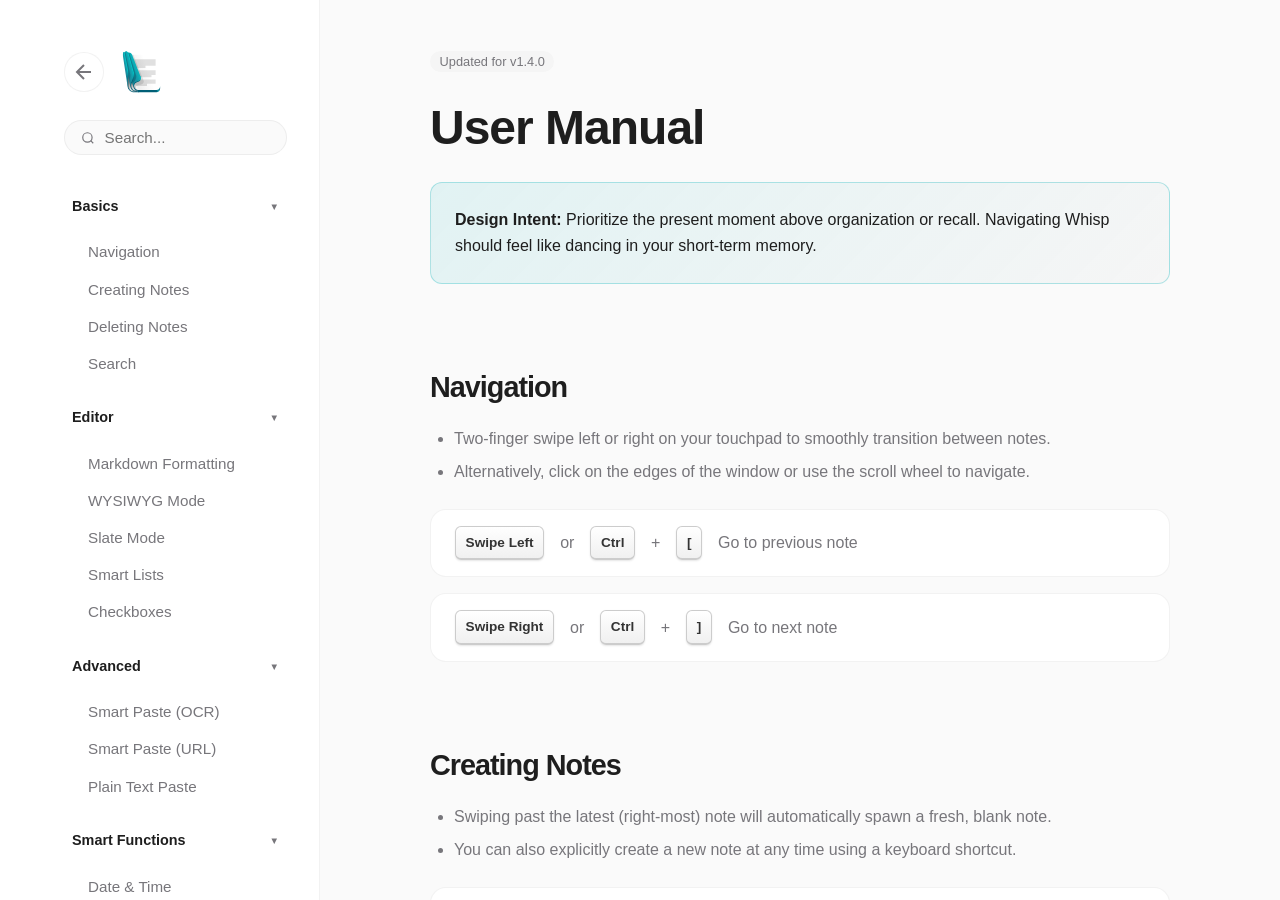
<file: docs/manual.html>
<!DOCTYPE html>
<html lang="en">
<head>
    <meta charset="UTF-8">
    <meta name="viewport" content="width=device-width, initial-scale=1.0">
    <title>User Manual - Whisp</title>
    <link rel="preconnect" href="https://fonts.googleapis.com">
    <link rel="preconnect" href="https://fonts.gstatic.com" crossorigin>
    <link href="https://fonts.googleapis.com/css2?family=JetBrains+Mono:wght@400;600;800&display=swap" rel="stylesheet">
    <link rel="stylesheet" href="css/style.css?v=8">
    <link rel="icon" href="assets/icon.svg" type="image/svg+xml">
    <link rel="icon" href="assets/icon.png" type="image/png">
    <link rel="apple-touch-icon" href="assets/icon.png">
    <link rel="shortcut icon" href="assets/icon.ico">
    <!-- SEO / Social for manual -->
    <meta name="description" content="Whisp User Manual — navigation, editor features, smart paste, themes, and shortcuts.">
    <meta property="og:title" content="Whisp — User Manual" />
    <meta property="og:description" content="Documentation for Whisp: navigation, editor features, smart paste, themes, and shortcuts." />
    <meta property="og:image" content="assets/og-image.jpg" />
    <meta name="twitter:card" content="summary_large_image">
</head>
<body class="manual-page">

    <div class="manual-layout">
        <aside class="manual-sidebar">
            <div class="sidebar-header">
                <a href="index.html" class="back-link">
                    <svg width="24" height="24" viewBox="0 0 24 24" fill="none" stroke="currentColor" stroke-width="2"><path d="M19 12H5M12 19l-7-7 7-7"/></svg>
                </a>
                <div class="sidebar-title">
                    <img src="assets/app-icon.svg" alt="Whisp Logo" width="48" height="48" style="margin-bottom: 0 !important;">
                </div>
            </div>

            <div class="sidebar-search">
                <svg width="16" height="16" viewBox="0 0 24 24" fill="none" stroke="currentColor" stroke-width="2"><circle cx="11" cy="11" r="8"></circle><line x1="21" y1="21" x2="16.65" y2="16.65"></line></svg>
                <input type="search" id="manual-search-input" placeholder="Search..." class="manual-search-input">
            </div>
            
            <details class="nav-group" open>
                <summary>Basics</summary>
                <div class="nav-links">
                    <a href="#nav-navigation">Navigation</a>
                    <a href="#nav-create">Creating Notes</a>
                    <a href="#nav-delete">Deleting Notes</a>
                    <a href="#nav-search">Search</a>
                </div>
            </details>

            <details class="nav-group" open>
                <summary>Editor</summary>
                <div class="nav-links">
                    <a href="#nav-markdown">Markdown Formatting</a>
                    <a href="#nav-wysiwyg">WYSIWYG Mode</a>
                    <a href="#nav-slate">Slate Mode</a>
                    <a href="#nav-lists">Smart Lists</a>
                    <a href="#nav-checkbox">Checkboxes</a>
                </div>
            </details>

            <details class="nav-group" open>
                <summary>Advanced</summary>
                <div class="nav-links">
                    <a href="#nav-smartpaste-ocr">Smart Paste (OCR)</a>
                    <a href="#nav-smartpaste">Smart Paste (URL)</a>
                    <a href="#nav-plainpaste">Plain Text Paste</a>
                </div>
            </details>

            <details class="nav-group" open>
                <summary>Smart Functions</summary>
                <div class="nav-links">
                    <a href="#nav-date-time">Date & Time</a>
                    <a href="#nav-generators">Random & Dice</a>
                    <a href="#nav-list-commands">List & Data</a>
                    <a href="#nav-text-commands">Text Commands</a>
                </div>
            </details>

            <details class="nav-group" open>
                <summary>Customization</summary>
                <div class="nav-links">
                    <a href="#nav-themes">Paper Themes</a>
                    <a href="#nav-darkmode">Dark Mode</a>
                    <a href="#nav-typography">Typography</a>
                </div>
            </details>
        </aside>

        <main class="manual-content">
            <div class="manual-inner">
            <header class="manual-header">
                <span class="version-badge">Updated for v1.4.0</span>
                <h1>User Manual</h1>
                <div class="intent-banner">
                    <strong>Design Intent:</strong> Prioritize the present moment above organization or recall. Navigating Whisp should feel like dancing in your short-term memory.
                </div>
            </header>

            <section id="nav-navigation" class="manual-section">
                <h2>Navigation</h2>
                <ul>
                    <li>Two-finger swipe left or right on your touchpad to smoothly transition between notes.</li>
                    <li>Alternatively, click on the edges of the window or use the scroll wheel to navigate.</li>
                </ul>
                <div class="shortcut-box">
                    <kbd>Swipe Left</kbd> or <kbd>Ctrl</kbd> + <kbd>[</kbd> Go to previous note
                </div>
                <div class="shortcut-box">
                    <kbd>Swipe Right</kbd> or <kbd>Ctrl</kbd> + <kbd>]</kbd> Go to next note
                </div>
            </section>

            <section id="nav-create" class="manual-section">
                <h2>Creating Notes</h2>
                <ul>
                    <li>Swiping past the latest (right-most) note will automatically spawn a fresh, blank note.</li>
                    <li>You can also explicitly create a new note at any time using a keyboard shortcut.</li>
                </ul>
                <div class="shortcut-box">
                    <kbd>Ctrl</kbd> + <kbd>N</kbd> Create new note
                </div>
            </section>

            <section id="nav-delete" class="manual-section">
                <h2>Deleting Notes</h2>
                <ul>
                    <li>Deleting a note removes it from the main view and moves it to a hidden <code>.trash</code> directory.</li>
                    <li>If you accidentally delete a note, you can instantly undo it.</li>
                </ul>
                <div class="shortcut-box">
                    <kbd>Ctrl</kbd> + <kbd>Delete</kbd> Delete current note
                </div>
                <div class="shortcut-box">
                    <kbd>Ctrl</kbd> + <kbd>Shift</kbd> + <kbd>T</kbd> Undo last deletion
                </div>
            </section>

            <section id="nav-search" class="manual-section">
                <h2>Search</h2>
                <ul>
                    <li>Instantly search through all your notes. Clicking a search result immediately jumps you to that note.</li>
                </ul>
                <div class="shortcut-box">
                    <kbd>Ctrl</kbd> + <kbd>F</kbd> Open global search
                </div>
            </section>

            <hr>

            <section id="nav-markdown" class="manual-section">
                <h2>Markdown Formatting</h2>
                <ul>
                    <li>Whisp supports standard Markdown for fast formatting, but powers it up with smart keyboard toggles.</li>
                    <li>Highlight text and press a shortcut to wrap it. Press it again to unwrap it.</li>
                </ul>
                <div class="shortcut-box">
                    <kbd>Ctrl</kbd> + <kbd>B</kbd> Toggle <strong>**bold**</strong>
                </div>
                <div class="shortcut-box">
                    <kbd>Ctrl</kbd> + <kbd>I</kbd> Toggle <em>*italic*</em>
                </div>
                <div class="shortcut-box">
                    <kbd>Ctrl</kbd> + <kbd>U</kbd> Toggle <u>_underline_</u>
                </div>
            </section>

            <section id="nav-wysiwyg" class="manual-section">
                <h2>WYSIWYG Mode</h2>
                <ul>
                    <li>Tired of looking at Markdown syntax? Toggle the live formatting view (the eye icon).</li>
                    <li>All markdown symbols dynamically disappear when your cursor leaves the line, leaving behind beautiful rich text.</li>
                </ul>
                <div class="shortcut-box">
                    <kbd>Ctrl</kbd> + <kbd>E</kbd> Toggle WYSIWYG Mode
                </div>
            </section>

            <section id="nav-slate" class="manual-section">
                <h2>Slate Mode</h2>
                <ul>
                    <li>Turn Whisp into the ultimate distraction-free writing environment.</li>
                    <li>Slate mode hides the navigation bar, carousel borders, and controls to give you an ultra-minimalist plain-text canvas.</li>
                </ul>
                <div class="shortcut-box">
                    <kbd>Alt</kbd> + <kbd>S</kbd> Toggle Slate Mode
                </div>
            </section>

            <section id="nav-lists" class="manual-section">
                <h2>Smart Lists</h2>
                <ul>
                    <li>Type <code>list</code> or <code>list: Custom Title</code> at the top of your note to activate List Mode.</li>
                    <li>Pressing Enter will automatically spawn a new <code>☐</code> checkbox on the next line.</li>
                    <li><strong>Smart Overwrite:</strong> Type <code>#</code> on an empty checkbox to instantly turn it into a heading.</li>
                    <li><strong>Comments:</strong> Type <code>//</code> at the start of a list item to visually fade it out as a comment.</li>
                </ul>
                <div class="shortcut-box">
                    <kbd>Tab</kbd> Indent list item
                </div>
                <div class="shortcut-box">
                    <kbd>Shift</kbd> + <kbd>Tab</kbd> Outdent list item
                </div>
            </section>

            <section id="nav-checkbox" class="manual-section">
                <h2>Checkboxes</h2>
                <ul>
                    <li>Whisp uses native unicode checkboxes (<code>☐</code> and <code>☑</code>) to keep your lists minimal and portable.</li>
                    <li>Use the shortcut anywhere on a line to instantly insert or toggle a checkbox.</li>
                </ul>
                <div class="shortcut-box">
                    <kbd>Ctrl</kbd> + <kbd>S</kbd> Insert / Toggle checkbox
                </div>
            </section>

            <hr>

            <section id="nav-smartpaste-ocr" class="manual-section">
                <h2>Smart Paste (OCR)</h2>
                <ul>
                    <li>Paste any image or screenshot directly into the editor using <kbd>Ctrl</kbd> + <kbd>V</kbd> to automatically extract its text.</li>
                    <li>Whisp runs local, offline OCR in the background and inserts the recognized text at your cursor while preserving original line indentation and code structure.</li>
                </ul>
                <div class="shortcut-box">
                    <kbd>Ctrl</kbd> + <kbd>V</kbd> Paste image from clipboard
                </div>
            </section>

            <section id="nav-smartpaste" class="manual-section">
                <h2>Smart Paste (URL)</h2>
                <ul>
                    <li>Dropping massive tracking URLs ruins the visual flow of a note.</li>
                    <li>Use the Smart Paste shortcut when pasting a long URL. Whisp will analyze it locally, generate a clean, short visual label, and format it securely in Markdown.</li>
                    <li>Turn on WYSIWYG Mode and the ugly Markdown syntax dynamically vanishes, leaving only the tiny link!</li>
                    <li><em>100% offline and privacy-respecting. No external APIs used.</em></li>
                </ul>
                <div class="shortcut-box">
                    <kbd>Ctrl</kbd> + <kbd>Shift</kbd> + <kbd>L</kbd> Smart URL Paste
                </div>
            </section>

            <section id="nav-plainpaste" class="manual-section">
                <h2>Plain Text Paste</h2>
                <ul>
                    <li>Pasting text from the web often brings along unwanted markdown syntax.</li>
                    <li>Use Plain Paste to aggressively strip all markdown symbols (headers, bold, italics, links, lists) before dropping the raw text into your note.</li>
                </ul>
                <div class="shortcut-box">
                    <kbd>Ctrl</kbd> + <kbd>Shift</kbd> + <kbd>V</kbd> Plain text paste
                </div>
            </section>

            <hr>

            <section id="nav-date-time" class="manual-section">
                <h2>Date & Time Expansions</h2>
                <p style="color: var(--text-secondary); margin-bottom: 1.5rem;">Whisp includes a smart text expansion engine. Type a command starting with a colon (<code>::</code>) and hit Enter or Space to instantly expand it.</p>

                <div class="command-box">
                    <div class="command-header">
                        <span class="command-name">::today</span>
                        <span class="command-badge">insert</span>
                    </div>
                    <div class="command-desc">Inserts the current date</div>
                    <div class="command-example">Also available as: ::date</div>
                </div>

                <div class="command-box">
                    <div class="command-header">
                        <span class="command-name">::tomorrow</span>
                        <span class="command-badge">insert</span>
                    </div>
                    <div class="command-desc">Inserts tomorrow's date</div>
                    <div class="command-example">Example: ::tomorrow</div>
                </div>

                <div class="command-box">
                    <div class="command-header">
                        <span class="command-name">::yesterday</span>
                        <span class="command-badge">insert</span>
                    </div>
                    <div class="command-desc">Inserts yesterday's date</div>
                    <div class="command-example">Example: ::yesterday</div>
                </div>

                <div class="command-box">
                    <div class="command-header">
                        <span class="command-name">::today(n)</span>
                        <span class="command-badge">insert</span>
                    </div>
                    <div class="command-desc">Inserts a date with a specific offset in days</div>
                    <div class="command-example">Example: ::today(5) inserts the date 5 days from now</div>
                </div>

                <div class="command-box">
                    <div class="command-header">
                        <span class="command-name">::now</span>
                        <span class="command-badge">insert</span>
                    </div>
                    <div class="command-desc">Inserts the current local time</div>
                    <div class="command-example">Also available as: ::time</div>
                </div>
            </section>

            <section id="nav-generators" class="manual-section">
                <h2>Random & Fun Generators</h2>
                <p style="color: var(--text-secondary); margin-bottom: 1.5rem;">Need a quick random string, a password, or a fun classic kaomoji? Use the built-in offline generator functions.</p>

                <div class="command-box">
                    <div class="command-header">
                        <span class="command-name">::roll(20)</span>
                        <span class="command-badge">insert</span>
                    </div>
                    <div class="command-desc">Rolls a die with the specified number of sides</div>
                    <div class="command-example">Also available as: ::roll(d20)</div>
                </div>

                <div class="command-box">
                    <div class="command-header">
                        <span class="command-name">::roll(4d6)</span>
                        <span class="command-badge">insert</span>
                    </div>
                    <div class="command-desc">Rolls multiple dice and automatically inserts their sum</div>
                    <div class="command-example">Example: ::roll(4d6) rolls four 6-sided dice</div>
                </div>

                <div class="command-box">
                    <div class="command-header">
                        <span class="command-name">::random(str, n)</span>
                        <span class="command-badge">insert</span>
                    </div>
                    <div class="command-desc">Generates a random alphabetical string of length n</div>
                    <div class="command-example">Example: ::random(str, 20)</div>
                </div>

                <div class="command-box">
                    <div class="command-header">
                        <span class="command-name">::random(int, n)</span>
                        <span class="command-badge">insert</span>
                    </div>
                    <div class="command-desc">Generates an n-digit random number</div>
                    <div class="command-example">Example: ::random(int, 10)</div>
                </div>

                <div class="command-box">
                    <div class="command-header">
                        <span class="command-name">::random(alnum, n)</span>
                        <span class="command-badge">insert</span>
                    </div>
                    <div class="command-desc">Generates a secure n-character alphanumeric string</div>
                    <div class="command-example">Example: ::random(alnum, 16)</div>
                </div>

                <div class="command-box">
                    <div class="command-header">
                        <span class="command-name">::password</span>
                        <span class="command-badge">insert</span>
                    </div>
                    <div class="command-desc">Generates a secure 16-character password with special characters</div>
                    <div class="command-example">Example: ::password</div>
                </div>

                <div class="command-box">
                    <div class="command-header">
                        <span class="command-name">::uuid</span>
                        <span class="command-badge">insert</span>
                    </div>
                    <div class="command-desc">Generates a standard developer UUID string</div>
                    <div class="command-example">Example: ::uuid</div>
                </div>

                <div class="command-box">
                    <div class="command-header">
                        <span class="command-name">::random_quote</span>
                        <span class="command-badge">insert</span>
                    </div>
                    <div class="command-desc">Insert a random inspirational quote about programming and design</div>
                    <div class="command-example">Example: ::random_quote</div>
                </div>

                <div class="command-box">
                    <div class="command-header">
                        <span class="command-name">::random_wiki</span>
                        <span class="command-badge">openURL</span>
                    </div>
                    <div class="command-desc">Open a random Wikipedia page instantly in your web browser</div>
                    <div class="command-example">Example: ::random_wiki</div>
                </div>

                <div class="command-box">
                    <div class="command-header">
                        <span class="command-name">::magic8ball</span>
                        <span class="command-badge">insert</span>
                    </div>
                    <div class="command-desc">Ask Whisp a question and get a random classic Magic 8-Ball response</div>
                    <div class="command-example">Example: ::magic8ball</div>
                </div>
                
                <div class="command-box">
                    <div class="command-header">
                        <span class="command-name">::lorem</span>
                        <span class="command-badge">insert</span>
                    </div>
                    <div class="command-desc">Insert a standard Lorem Ipsum placeholder paragraph</div>
                    <div class="command-example">Example: ::lorem</div>
                </div>

                <div class="tip-box" style="margin-top: 2rem;">
                    <strong>Tip:</strong> You don't need to memorize these! A smart autocomplete dropdown appears when you type <code>::</code>.
                </div>
            </section>

            <section id="nav-list-commands" class="manual-section">
                <h2>List &amp; Data Commands</h2>
                <p style="color: var(--text-secondary); margin-bottom: 1.5rem;">Instantly format and organize lists and data without touching the mouse.</p>

                <div class="command-box">
                    <div class="command-header">
                        <span class="command-name">::sort_lines_alpha</span>
                        <span class="command-badge">replaceAll</span>
                    </div>
                    <div class="command-desc">Sorts all lines alphabetically</div>
                </div>

                <div class="command-box">
                    <div class="command-header">
                        <span class="command-name">::sort_lines_number</span>
                        <span class="command-badge">replaceAll</span>
                    </div>
                    <div class="command-desc">Sorts all lines numerically based on leading numbers</div>
                </div>

                <div class="command-box">
                    <div class="command-header">
                        <span class="command-name">::remove_lines_empty</span>
                        <span class="command-badge">replaceAll</span>
                    </div>
                    <div class="command-desc">Removes all empty lines from the document</div>
                </div>

                <div class="command-box">
                    <div class="command-header">
                        <span class="command-name">::dedupe_lines</span>
                        <span class="command-badge">replaceAll</span>
                    </div>
                    <div class="command-desc">Removes duplicate lines while preserving order</div>
                </div>

                <div class="command-box">
                    <div class="command-header">
                        <span class="command-name">::checked_to_bottom</span>
                        <span class="command-badge">replaceAll</span>
                    </div>
                    <div class="command-desc">Moves all completed [x] tasks to the bottom of the document</div>
                </div>

                <div class="command-box">
                    <div class="command-header">
                        <span class="command-name">::remove_checked</span>
                        <span class="command-badge">replaceAll</span>
                    </div>
                    <div class="command-desc">Deletes all completed [x] tasks from the document</div>
                </div>

                <div class="command-box">
                    <div class="command-header">
                        <span class="command-name">::lines_to_commas</span>
                        <span class="command-badge">replaceAll</span>
                    </div>
                    <div class="command-desc">Converts a vertical list into a single comma-separated line</div>
                </div>

                <div class="command-box">
                    <div class="command-header">
                        <span class="command-name">::commas_to_list</span>
                        <span class="command-badge">replaceAll</span>
                    </div>
                    <div class="command-desc">Splits a comma-separated line into a vertical list</div>
                </div>

                <div class="command-box">
                    <div class="command-header">
                        <span class="command-name">::keep_lines_with(text)</span>
                        <span class="command-badge">replaceAll</span>
                    </div>
                    <div class="command-desc">Deletes all lines that do not contain the specified text</div>
                    <div class="command-example">Example: ::keep_lines_with([ERROR])</div>
                </div>

                <div class="command-box">
                    <div class="command-header">
                        <span class="command-name">::remove_lines_with(text)</span>
                        <span class="command-badge">replaceAll</span>
                    </div>
                    <div class="command-desc">Deletes all lines that contain the specified text</div>
                    <div class="command-example">Example: ::remove_lines_with(TODO)</div>
                </div>
            </section>

            <hr>

            <section id="nav-text-commands" class="manual-section">
                <h2>Text Commands</h2>
                <p style="color: var(--text-secondary); margin-bottom: 1.5rem;">Transform the entire document's text with various formatting options.</p>

                <div class="command-box">
                    <div class="command-header">
                        <span class="command-name">::replace</span>
                        <span class="command-badge">replaceAll</span>
                    </div>
                    <div class="command-desc">Find and replace text throughout the document</div>
                    <div class="command-example">Example: ::replace(old, new)</div>
                </div>

                <div class="command-box">
                    <div class="command-header">
                        <span class="command-name">::append</span>
                        <span class="command-badge">replaceAll</span>
                    </div>
                    <div class="command-desc">Add text to the end of every line in the document</div>
                    <div class="command-example">Example: ::append(;) adds semicolon to each line</div>
                </div>

                <div class="command-box">
                    <div class="command-header">
                        <span class="command-name">::prepend</span>
                        <span class="command-badge">replaceAll</span>
                    </div>
                    <div class="command-desc">Add text to the beginning of every line in the document</div>
                    <div class="command-example">Example: ::prepend(- ) adds dash bullet to each line</div>
                </div>

                <div class="command-box">
                    <div class="command-header">
                        <span class="command-name">::uppercase</span>
                        <span class="command-badge">replaceAll</span>
                    </div>
                    <div class="command-desc">Convert entire document to UPPERCASE</div>
                    <div class="command-example">Example: ::uppercase</div>
                </div>

                <div class="command-box">
                    <div class="command-header">
                        <span class="command-name">::lowercase</span>
                        <span class="command-badge">replaceAll</span>
                    </div>
                    <div class="command-desc">Convert entire document to lowercase</div>
                    <div class="command-example">Example: ::lowercase</div>
                </div>

                <div class="command-box">
                    <div class="command-header">
                        <span class="command-name">::sentence_case</span>
                        <span class="command-badge">replaceAll</span>
                    </div>
                    <div class="command-desc">Convert document to Sentence case</div>
                    <div class="command-example">Example: ::sentence_case</div>
                </div>

                <div class="command-box">
                    <div class="command-header">
                        <span class="command-name">::title_case</span>
                        <span class="command-badge">replaceAll</span>
                    </div>
                    <div class="command-desc">Convert Document To Title Case</div>
                    <div class="command-example">Example: ::title_case</div>
                </div>

                <div class="command-box">
                    <div class="command-header">
                        <span class="command-name">::capitalize_first</span>
                        <span class="command-badge">replaceAll</span>
                    </div>
                    <div class="command-desc">Capitalize the first letter of the document</div>
                    <div class="command-example">Example: ::capitalize_first</div>
                </div>

                <div class="command-box">
                    <div class="command-header">
                        <span class="command-name">::remove_quotes</span>
                        <span class="command-badge">replaceAll</span>
                    </div>
                    <div class="command-desc">Strip surrounding quotes from the entire document</div>
                    <div class="command-example">Example: ::remove_quotes</div>
                </div>
            </section>

            <hr>

            <section id="nav-themes" class="manual-section">
                <h2>Paper Themes</h2>
                <ul>
                    <li>Customize the aesthetic of your notes by opening Preferences.</li>
                    <li>Whisp supports three minimalist native backgrounds: <strong>Blank</strong>, <strong>Dotted</strong>, and <strong>Grid</strong>.</li>
                </ul>
            </section>

            <section id="nav-darkmode" class="manual-section">
                <h2>Dark Mode</h2>
                <ul>
                    <li>Whisp is built natively for GNOME and will automatically adapt its UI, editor, and paper themes to match your system's global Dark Mode setting.</li>
                    <li>The dotted and grid backgrounds dynamically invert to maintain high contrast and readability.</li>
                </ul>
            </section>

            <section id="nav-typography" class="manual-section">
                <h2>Typography</h2>
                <ul>
                    <li>You have complete control over the editor font through the Preferences menu.</li>
                    <li>Adjust the Line Spacing (1.0 to 2.0) to give your text more breathing room.</li>
                </ul>
                <div class="shortcut-box">
                    <kbd>Ctrl</kbd> + <kbd>,</kbd> Open Preferences
                </div>
            </section>
            </div>
        </main>
    </div>

    <script>
        // Simple active state observer for sidebar navigation
        const sections = document.querySelectorAll('.manual-section');
        const navLinks = document.querySelectorAll('.manual-sidebar a:not(.back-link)');

        const observer = new IntersectionObserver((entries) => {
            entries.forEach(entry => {
                if (entry.isIntersecting) {
                    navLinks.forEach(link => {
                        link.classList.remove('active');
                        // Also remove active styling for sidebar titles if we want, but let's just use exact hash match
                        if (link.getAttribute('href') === '#' + entry.target.id) {
                            link.classList.add('active');
                        }
                    });
                }
            });
        }, { rootMargin: '-20% 0px -80% 0px' });

        sections.forEach(section => observer.observe(section));
        
        // Smooth scrolling
        navLinks.forEach(link => {
            link.addEventListener('click', function(e) {
                // If it's just a category link without an ID, maybe don't smooth scroll?
                // Actually our sidebar-link tags have `#basics`, etc., which aren't real sections.
                const targetId = this.getAttribute('href');
                if(targetId.startsWith('#')) {
                    const targetSection = document.querySelector(targetId);
                    if (targetSection) {
                        e.preventDefault();
                        targetSection.scrollIntoView({ behavior: 'smooth' });
                        history.pushState(null, null, targetId);
                    }
                }
            });
        });
        // Search Functionality
        const searchInput = document.getElementById('manual-search-input');
        const navGroups = document.querySelectorAll('details.nav-group');

        searchInput.addEventListener('input', function(e) {
            const term = e.target.value.toLowerCase();
            
            navGroups.forEach(group => {
                const links = group.querySelectorAll('.nav-links a');
                let hasVisibleLink = false;
                
                links.forEach(link => {
                    if (link.textContent.toLowerCase().includes(term)) {
                        link.style.display = 'block';
                        hasVisibleLink = true;
                    } else {
                        link.style.display = 'none';
                    }
                });
                
                if (hasVisibleLink) {
                    group.style.display = 'block';
                    group.open = true; // Auto-open groups that have matches
                } else {
                    group.style.display = 'none';
                }
            });
        });
    </script>
</body>
</html>
</file>
<file: docs/css/style.css>
:root {
    /* GNOME Adwaita Light Mode Palette */
    --window-bg: #fafafa;
    --view-bg: #ffffff;
    --card-bg: #ffffff;
    --card-hover: #f5f5f5;
    --card-border: rgba(0, 0, 0, 0.05); /* Softer borders */
    --text-primary: #1e1e1e;
    --text-secondary: #77767b;
    --accent-color: #0ab3bb; /* Whisp Teal */
    --accent-hover: #089b9b;
    --overlay-tint: rgba(30, 30, 30, 0.15); /* Tint for pills/buttons */
    --font-primary: "Adwaita Sans", Cantarell, Inter, sans-serif;
}

html {
    scroll-behavior: smooth;
}

* {
    margin: 0;
    padding: 0;
    box-sizing: border-box;
}

@keyframes initialFadeIn {
    from { opacity: 0; }
    to { opacity: 1; }
}

body {
    background-color: var(--window-bg);
    color: var(--text-primary);
    font-family: var(--font-primary);
    line-height: 1.6;
    -webkit-font-smoothing: antialiased;
    animation: initialFadeIn 0.4s ease-out forwards;
}

h1, h2, h3 {
    font-weight: 800;
    letter-spacing: -1px;
}

/* Navigation */
.navbar {
    padding: 1.5rem 2rem;
    background-color: transparent;
}

.nav-content {
    max-width: 1200px;
    margin: 0 auto;
    display: flex;
    justify-content: space-between;
    align-items: center;
}

.brand {
    display: flex;
    align-items: center;
    gap: 12px;
}

.brand-icon {
    width: 32px;
    height: 32px;
    object-fit: contain;
}

.brand-name {
    font-weight: 800;
    font-size: 1.2rem;
    letter-spacing: -0.5px;
}

.hero-icon-wrapper {
    perspective: 1000px;
    display: flex;
    justify-content: center;
    align-items: center;
    margin-bottom: 2rem;
}

.hero-app-icon {
    width: 160px;
    height: 160px;
    object-fit: contain;
    filter: drop-shadow(0 10px 20px rgba(0, 0, 0, 0.15));
    transition: transform 0.1s ease-out;
    will-change: transform;
}

.btn {
    padding: 0.6rem 1.2rem;
    border-radius: 6px;
    text-decoration: none;
    font-weight: 600;
    font-size: 0.95rem;
    transition: background-color 0.2s ease, border-color 0.2s ease, transform 0.2s ease;
}

.btn-large {
    padding: 0.85rem 1.8rem;
    font-size: 1.1rem;
    border-radius: 8px;
    font-weight: 700;
}

.btn-primary {
    background-color: var(--accent-color);
    color: white;
}

.btn-primary:hover {
    background-color: var(--accent-hover);
}

.btn-secondary {
    background-color: transparent;
    border: 1px solid var(--card-border);
    color: var(--text-primary);
}

.btn-secondary:hover {
    background-color: var(--card-hover);
    border-color: var(--text-secondary);
}

.btn-donate {
    position: relative;
    z-index: 1;
    background: linear-gradient(
        45deg,
        #0ab3bb,
        #06888e,
        #0fced6,
        #046569
    );
    background-size: 300% 300%;
    animation: liquidGradient 10s ease infinite;
    color: white;
    border: none;
    font-weight: 800;
}

.btn-donate::before {
    content: '';
    position: absolute;
    top: 5px;
    left: 0;
    right: 0;
    bottom: -5px;
    z-index: -1;
    background: linear-gradient(
        45deg,
        #0ab3bb,
        #06888e,
        #0fced6,
        #046569
    );
    background-size: 300% 300%;
    animation: liquidGradient 10s ease infinite;
    border-radius: inherit;
    filter: blur(15px);
    opacity: 0.5;
    transition: opacity 0.3s ease;
}

.btn-donate:hover {
    transform: translateY(-2px);
}

.btn-donate:hover::before {
    opacity: 0.85;
}

@keyframes liquidGradient {
    0% { background-position: 0% 50%; }
    50% { background-position: 100% 50%; }
    100% { background-position: 0% 50%; }
}

.disabled {
    opacity: 0.5;
    cursor: not-allowed;
}

/* GNOME-style Navbar */
.gnome-navbar {
    position: absolute;
    top: 0;
    left: 0;
    width: 100%;
    padding: 1.5rem 2rem;
    z-index: 100;
}

.gnome-nav-container {
    max-width: 1200px;
    margin: 0 auto;
    display: flex;
    justify-content: space-between;
    align-items: center;
}

.nav-brand {
    display: flex;
    align-items: center;
    gap: 0.8rem;
    text-decoration: none;
    color: var(--text-primary);
}

.nav-brand-icon {
    width: 28px;
    height: 28px;
}

.nav-brand-text {
    font-size: 1.25rem;
    font-weight: 800;
    letter-spacing: -0.5px;
}

.nav-links-right {
    display: flex;
    align-items: center;
    gap: 2rem;
}

.nav-link {
    text-decoration: none;
    color: var(--text-primary);
    font-weight: 700;
    font-size: 1rem;
    transition: opacity 0.2s ease;
}

.nav-link:hover {
    opacity: 0.7;
}

.nav-btn-donate {
    text-decoration: none;
    color: var(--text-primary);
    font-weight: 700;
    font-size: 1rem;
    padding: 0.5rem 1.2rem;
    border-radius: 9999px;
    box-shadow: inset 0 0 0 2px var(--text-primary); /* Using box-shadow to prevent layout shift on hover */
    transition: transform 0.2s ease, box-shadow 0.2s ease, background-color 0.2s ease;
}

.nav-btn-donate:hover {
    background-color: var(--overlay-tint); /* Subtle tint */
    box-shadow: inset 0 0 0 4px var(--text-primary); /* Thicker border */
    transform: scale(1.05); /* Enlarge */
}

/* Tuba-style Side-by-Side Hero Section */
.hero-section {
    position: relative;
    padding: 8rem 2rem 8rem 2rem;
    min-height: 85vh; /* Ensures the hero section takes up most of the screen */
    overflow: hidden;
    display: flex;
    align-items: center;
    justify-content: center;
}

.hero-container-side {
    max-width: 1200px;
    width: 100%;
    margin: 0 auto;
    display: flex;
    align-items: center;
    justify-content: space-between;
    gap: 4rem;
    position: relative;
    z-index: 1;
}

.donate-grid {
    display: grid;
    grid-template-columns: repeat(3, 1fr);
    max-width: 1200px;
    margin: 0 auto;
    gap: 2rem;
}

.bg-teal {
    background-color: var(--accent-color);
    color: #ffffff; /* For high contrast on teal */
}

/* Left Column */
.hero-left-col {
    display: flex;
    flex-direction: column;
    gap: 2rem;
    flex: 1;
}

/* Brand Header */
.hero-brand-side {
    display: flex;
    align-items: center;
    gap: 1.8rem; 
}

.hero-app-icon-small {
    width: 160px;
    height: 160px; 
    filter: drop-shadow(0 20px 30px rgba(0, 0, 0, 0.3)); /* Stronger shadow */
    transform-origin: center left; /* Keep origin consistent for transition */
    transition: transform 0.5s ease-out; /* Smoothly tween back to 0 when hover animation stops */
}

.hero-titles-side {
    display: flex;
    flex-direction: column;
    align-items: flex-start;
}

.hero-title-side {
    font-size: 3rem; /* Reduced from 3.5rem */
    font-weight: 900;
    line-height: 1.1;
    letter-spacing: -1px;
    color: var(--text-primary);
    text-shadow: 0 4px 16px rgba(0, 0, 0, 0.15); /* Subtle shadow for depth */
}

.hero-subtitle-side {
    font-size: 1.25rem; /* Reduced from 1.4rem */
    font-weight: 500;
    color: var(--text-primary);
    opacity: 0.9;
    margin-top: 0.2rem;
    text-shadow: 0 2px 8px rgba(0, 0, 0, 0.1);
}

.squiggly {
    text-decoration: underline;
    text-decoration-style: wavy;
    text-decoration-color: var(--text-primary);
    text-decoration-thickness: 2px;
}

/* Download Pill Button */
.hero-actions-side {
    display: flex;
    justify-content: flex-start;
    margin-top: 1.2rem; /* Adjusted gap */
    /* Removed margin-left so it aligns perfectly with the Title/Subtitle */
}

.btn-pill-download {
    background-color: var(--overlay-tint); /* Translucent tint to match GNOME HIG */
    color: var(--text-primary);
    padding: 0.6rem 1.4rem; /* Scaled down proportionally */
    border-radius: 9999px;
    font-weight: 700;
    font-size: 0.95rem; /* Scaled down proportionally */
    text-decoration: none;
    display: inline-block;
    box-shadow: 0 4px 12px rgba(0, 0, 0, 0.08); /* Subtle shadow like Tuba */
    transition: background-color 0.2s ease, transform 0.2s ease, box-shadow 0.2s ease;
}

.btn-pill-download:hover {
    background-color: rgba(30, 30, 30, 0.25);
    transform: scale(1.05); /* Increased outside scaling */
    box-shadow: inset 0 0 0 1px rgba(30, 30, 30, 0.2), 0 6px 16px rgba(0, 0, 0, 0.12); /* Simulated border thickening + drop shadow */
}

/* Right Column (Master Image) */
.hero-right-col {
    flex: 1.2;
    display: flex;
    justify-content: flex-end;
    position: relative; /* Anchor for the dotted background */
}

/* Dotted pattern sitting elegantly behind the hero app window */
.hero-right-col::before {
    content: '';
    position: absolute;
    top: 50%;
    right: -50px; /* Align to the right where the image is pushed */
    transform: translateY(-50%);
    width: 900px; /* Fixed massive size */
    height: 900px;
    background-image: radial-gradient(rgba(255, 255, 255, 0.4) 3px, transparent 3px); /* Increased opacity and dot size */
    background-size: 40px 40px;
    mask-image: radial-gradient(circle at center, black 20%, transparent 60%);
    -webkit-mask-image: radial-gradient(circle at center, black 20%, transparent 60%);
    z-index: -1; /* Keep it strictly behind the window */
    pointer-events: none;
}


.hero-screenshot-side {
    width: 100%;
    max-width: 800px;
    filter: drop-shadow(0 15px 30px rgba(0, 0, 0, 0.2));
}

/* --- Micro-Interactions --- */

/* Use the :has() pseudo-class to trigger animation on the icon when the download pill is hovered */
.hero-container-side:has(.btn-pill-download:hover) .hero-app-icon-small {
    /* IDEA 4: 3D Page Turn */
    animation: pageTurn 2s ease-in-out infinite;
    transform-origin: center left;
}

@keyframes pageTurn {
    0%, 100% { transform: perspective(1000px) rotateY(0deg) translateY(0); }
    50% { transform: perspective(1000px) rotateY(-15deg) translateY(-4px); }
}

/* Why Whisp Section (GNOME HIG) */
.why-whisp-section {
    padding: 4rem 2rem 6rem 2rem;
    background-color: #242424; /* Dark GNOME background */
    display: flex;
    justify-content: center;
}

.why-whisp-container {
    max-width: 1100px;
    width: 100%;
    text-align: center;
}

.why-whisp-container .section-title {
    font-size: 2.5rem; /* GNOME HIG scaled section title */
    font-weight: 800;
    margin-bottom: 1.5rem;
    color: #ffffff; /* White text */
}

.why-whisp-subtitle {
    font-size: 1.25rem;
    color: rgba(255, 255, 255, 0.7);
    line-height: 1.6;
    margin: 0 auto 4rem auto;
    max-width: 800px;
}

.why-whisp-subtitle strong {
    color: #ffffff;
    font-weight: 800;
}

.why-whisp-grid {
    display: grid;
    grid-template-columns: repeat(3, 1fr);
    gap: 2rem; /* Tighter gap for cards */
    text-align: left;
}

.why-whisp-item {
    background-color: #303030; /* Dark cards */
    border: 1px solid rgba(255, 255, 255, 0.1);
    border-radius: 12px;
    padding: 2.5rem 2rem;
    display: flex;
    flex-direction: column;
    gap: 1rem;
    box-shadow: 0 4px 12px rgba(0, 0, 0, 0.2);
}

.why-whisp-item h3 {
    color: #ffffff;
    font-size: 1.3rem;
    font-weight: 800;
    margin: 0;
}

.why-whisp-item p {
    color: rgba(255, 255, 255, 0.8);
    line-height: 1.6;
    font-size: 1.05rem;
    margin: 0;
}

/* Core Features Horizontal Stack */
.features-section-main {
    padding: 6rem 0 4rem 0;
    background-color: var(--view-bg);
    overflow: hidden;
}

.features-scroll-container {
    display: flex;
    overflow-x: auto;
    gap: 10rem; /* Massive gap like GNOME workspaces */
    padding: 2rem 5rem 4rem 5rem; /* Nice padding, no weird dead space */
    scrollbar-width: none; /* Firefox */
}

.features-scroll-container::-webkit-scrollbar {
    display: none; /* Chrome/Safari */
}

.feature-item {
    flex: 0 0 auto; /* Allow items to naturally size themselves based on their content */
    display: flex;
    flex-direction: column;
    align-items: center;
    text-align: center;
}

.feature-item-title {
    font-size: 1.8rem;
    font-weight: 800;
    color: var(--text-primary);
    margin-bottom: 0.5rem;
}

.feature-item-subtitle {
    font-size: 1.1rem;
    color: var(--text-secondary);
    line-height: 1.6;
    margin-bottom: 2rem;
    max-width: 450px; /* Constrain text so it wraps elegantly over narrow windows */
}

.feature-item-img {
    max-height: 480px; /* Constrain vertical height so widths scale dynamically but proportionally */
    width: auto;
    display: block;
    filter: drop-shadow(0 12px 24px rgba(0, 0, 0, 0.15));
}

/* For the Swipe demo */
.swipe-demo-container-large {
    width: 600px; /* Fixed width for HTML element */
    height: 480px; /* Match max-height of images */
    background: transparent;
    border-radius: 12px;
    box-shadow: 0 12px 36px rgba(0, 0, 0, 0.08); /* Keep shadow for HTML container since it's not pre-rendered */
    overflow: hidden;
}
.swipe-topbar {
    width: 100%;
    background: #ffffff;
}
.topbar-img {
    width: 100%;
    display: block;
}
.swipe-track {
    display: flex;
    width: 300%;
    animation: swipeAnimation 5s infinite cubic-bezier(0.25, 1, 0.5, 1);
}
.swipe-note {
    width: calc(100% / 3);
    object-fit: cover;
    object-position: top center;
    clip-path: inset(2px); 
    transform: scale(1.02); 
}
@keyframes swipeAnimation {
    0%, 15% { transform: translateX(0); }
    25%, 40% { transform: translateX(calc(-100% / 3)); }
    50%, 65% { transform: translateX(calc(-200% / 3)); }
    75%, 90% { transform: translateX(calc(-100% / 3)); }
    100% { transform: translateX(0); }
}

/* Footer (Moved here to clean up space) */
footer {
    text-align: center;
    padding: 4rem 0;
    color: var(--text-secondary);
    font-size: 0.9rem;
}

/* Carousel */
.carousel-section {
    max-width: 1000px;
    margin: 6rem auto;
    padding: 0 2rem;
    text-align: center;
}

.carousel-container {
    position: relative;
    height: 600px;
    margin: 0 auto;
    display: flex;
    align-items: center;
}

.carousel-track-container {
    height: 100%;
    position: relative;
    overflow: hidden;
    flex: 1;
}

.carousel-track {
    padding: 0;
    margin: 0;
    list-style: none;
    position: relative;
    height: 100%;
    transition: transform 0.4s ease-in-out;
}

.carousel-slide {
    position: absolute;
    top: 0;
    bottom: 0;
    width: 100%;
    display: flex;
    flex-direction: column;
    align-items: center;
    justify-content: center;
    padding: 2rem;
}

.slide-image {
    max-width: 80%;
    height: auto;
    margin-bottom: 2rem;
}

.slide-placeholder {
    width: 80%;
    height: 350px;
    background-color: var(--card-hover);
    border: 1px dashed var(--text-secondary);
    border-radius: 12px;
    display: flex;
    align-items: center;
    justify-content: center;
    color: var(--text-secondary);
    margin-bottom: 2rem;
}

.slide-caption {
    font-size: 1.5rem;
    font-weight: 800;
    margin-bottom: 0.5rem;
    color: var(--accent-color);
}

.slide-desc {
    color: var(--text-secondary);
}

.carousel-btn {
    position: absolute;
    top: 50%;
    transform: translateY(-50%);
    background: var(--view-bg);
    border: 1px solid var(--card-border);
    border-radius: 50%;
    width: 48px;
    height: 48px;
    cursor: pointer;
    z-index: 10;
    font-size: 1.5rem;
    font-weight: bold;
    color: var(--text-primary);
    transition: background 0.2s;
}

.carousel-btn:hover {
    background: var(--card-hover);
}

.prev-btn { left: -60px; }
.next-btn { right: -60px; }

.carousel-nav {
    display: flex;
    justify-content: center;
    padding: 2rem 0;
    gap: 1rem;
}

.carousel-indicator {
    border: 0;
    border-radius: 50%;
    width: 10px;
    height: 10px;
    background: var(--card-border);
    cursor: pointer;
    transition: background 0.2s, transform 0.2s;
}

.carousel-indicator.current-indicator {
    background: var(--text-secondary);
    transform: scale(1.3);
}

/* Theme Slider */
.theme-slider-wrapper {
    position: relative;
    max-width: 80%;
    margin-bottom: 2rem;
    display: inline-block;
}

.slider-img {
    width: 100%;
    height: auto;
    display: block;
}

.slider-img-overlay {
    position: absolute;
    top: 0;
    left: 0;
    clip-path: polygon(0 0, 50% 0, 50% 100%, 0 100%);
}

.slider-line {
    position: absolute;
    top: 0;
    bottom: 0;
    left: 50%;
    width: 2px;
    background: var(--accent-color);
    transform: translateX(-50%);
    pointer-events: none;
    z-index: 5;
}

.slider-range {
    position: absolute;
    top: 0;
    left: 0;
    width: 100%;
    height: 100%;
    opacity: 0;
    cursor: ew-resize;
    z-index: 10;
    margin: 0;
}

/* Responsive */
@media (max-width: 900px) {
    .bento-grid {
        grid-template-columns: 1fr;
        grid-auto-rows: auto;
    }
    
    .bento-card, .bento-card.large, .bento-card.wide {
        grid-column: span 1;
        grid-row: span 1;
        min-height: 200px;
    }
    
    .hero-centered h1 {
        font-size: 2.5rem;
    }
    
    .hero-container-side {
        flex-direction: column;
        text-align: center;
        gap: 3rem;
    }

    .hero-brand-side {
        flex-direction: column;
        justify-content: center;
        gap: 1rem;
    }

    .hero-titles-side {
        align-items: center;
    }

    .hero-actions-side {
        justify-content: center;
    }

    .why-whisp-grid {
        grid-template-columns: 1fr;
    }

    .donate-grid {
        grid-template-columns: 1fr;
    }

    .features-scroll-container {
        gap: 2rem;
        padding: 2rem 1rem;
    }
    
    .feature-item-img {
        max-width: 90vw;
    }
}

/* User Manual Styles */
.manual-page {
    background-color: var(--window-bg);
    margin: 0;
    padding: 0;
    height: 100vh;
    overflow: hidden;
}

.manual-layout {
    display: flex;
    height: 100vh;
    width: 100vw;
}

.manual-sidebar {
    width: 320px;
    min-width: 320px;
    height: 100%;
    overflow-y: auto;
    padding: 3rem 2rem 3rem 4rem;
    border-right: 1px solid var(--card-border);
    background: var(--view-bg);
    backdrop-filter: blur(10px);
    
    /* Hide scrollbar */
    -ms-overflow-style: none;  /* IE and Edge */
    scrollbar-width: none;  /* Firefox */
}
.manual-sidebar::-webkit-scrollbar {
    display: none; /* Chrome, Safari and Opera */
}

.sidebar-header {
    display: flex;
    align-items: center;
    gap: 1rem;
    margin-bottom: 1.5rem;
}

.back-link {
    display: flex;
    align-items: center;
    justify-content: center;
    color: var(--text-secondary);
    text-decoration: none;
    background: var(--card-bg);
    border: 1px solid var(--card-border);
    border-radius: 50%;
    width: 40px;
    height: 40px;
    flex-shrink: 0;
}

.back-link:hover {
    color: var(--accent-color);
    border-color: var(--accent-color);
}

.sidebar-title {
    display: flex;
    align-items: center;
    gap: 0.5rem;
}

.sidebar-title img {
    margin-bottom: 0 !important;
}

.sidebar-title h2 {
    font-size: 1rem;
    font-weight: 700;
    color: var(--text-primary);
    margin: 0;
}

.sidebar-search {
    display: flex;
    align-items: center;
    background: var(--window-bg);
    border: 1px solid var(--card-border);
    border-radius: 20px;
    padding: 0.5rem 1rem;
    gap: 0.6rem;
    margin-bottom: 2rem;
}

.sidebar-search svg {
    color: var(--text-secondary);
}

.manual-search-input {
    border: none;
    background: transparent;
    color: var(--text-primary);
    font-size: 0.95rem;
    width: 100%;
    font-family: inherit;
}
.manual-search-input:focus {
    outline: none;
}

.nav-group {
    margin-bottom: 0.5rem;
}

details.nav-group summary {
    font-size: 0.9rem;
    font-weight: 600;
    color: var(--text-primary);
    margin-bottom: 0.5rem;
    padding: 0.5rem 0.5rem;
    cursor: pointer;
    list-style: none; /* Hide default arrow */
    display: flex;
    align-items: center;
    justify-content: space-between;
    border-radius: 8px;
}

details.nav-group summary:hover {
    background: var(--card-hover);
}

details.nav-group summary::after {
    content: '▼';
    font-size: 0.6rem;
    color: var(--text-secondary);
}

details.nav-group:not([open]) summary::after {
    transform: rotate(-90deg); /* Point left when closed */
}

details.nav-group summary::-webkit-details-marker {
    display: none;
}

.nav-links {
    margin-bottom: 1rem;
    display: flex;
    flex-direction: column;
}

.nav-links a {
    display: block;
    color: var(--text-secondary);
    text-decoration: none;
    font-size: 0.95rem;
    padding: 0.4rem 1.5rem;
    border-radius: 8px;
}

.nav-links a:hover,
.nav-links a.active {
    color: var(--accent-color);
}
.manual-content {
    flex: 1;
    overflow-y: auto;
    scroll-behavior: smooth;
    
    /* Hide scrollbar */
    -ms-overflow-style: none;  /* IE and Edge */
    scrollbar-width: none;  /* Firefox */
}

.manual-inner {
    max-width: 900px;
    margin: 0 auto;
    padding: 3rem 5rem;
}
.manual-content::-webkit-scrollbar {
    display: none; /* Chrome, Safari and Opera */
}

.manual-header {
    margin-bottom: 4rem;
}

.version-badge {
    font-size: 0.8rem;
    color: var(--text-secondary);
    background: var(--card-hover);
    padding: 0.2rem 0.6rem;
    border-radius: 12px;
}

.manual-header h1 {
    font-size: 3rem;
    margin: 1rem 0;
}

.intent-banner {
    background: linear-gradient(135deg, rgba(10, 179, 187, 0.1) 0%, rgba(36, 36, 36, 0.02) 100%);
    border: 1px solid rgba(10, 179, 187, 0.3);
    padding: 1.5rem;
    border-radius: 12px;
    color: var(--text-primary);
    line-height: 1.6;
}

.manual-section {
    margin-bottom: 4rem;
    padding-top: 1rem;
}

.manual-section h2 {
    font-size: 1.8rem;
    margin-bottom: 1rem;
    color: var(--text-primary);
}

.manual-section ul {
    list-style-type: disc;
    padding-left: 1.5rem;
    margin-bottom: 1.5rem;
    color: var(--text-secondary);
    line-height: 1.6;
}

.manual-section ul li {
    margin-bottom: 0.5rem;
}

.manual-content hr {
    border: 0;
    border-top: 2px dashed var(--card-border);
    margin: 3rem 0;
}

.shortcut-box {
    background: var(--card-bg);
    border: 1px solid var(--card-border);
    padding: 1rem 1.5rem;
    border-radius: 16px;
    margin-bottom: 1rem;
    display: flex;
    align-items: center;
    gap: 1rem;
    color: var(--text-secondary);
}

.command-box {
    background: var(--card-bg);
    border: 1px solid var(--card-border);
    padding: 1.2rem 1.5rem;
    border-radius: 16px;
    margin-bottom: 1rem;
    display: flex;
    flex-direction: column;
    gap: 0.5rem;
}

.command-header {
    display: flex;
    align-items: center;
    gap: 0.8rem;
    margin-bottom: 0.2rem;
}

.command-name {
    color: var(--accent-color);
    font-family: var(--font-mono);
    font-weight: 700;
}

.command-badge {
    background: var(--card-hover);
    color: var(--text-secondary);
    font-size: 0.75rem;
    padding: 0.2rem 0.5rem;
    border-radius: 4px;
    font-weight: 600;
}

.command-desc {
    color: var(--text-primary);
    font-size: 0.95rem;
}

.command-example {
    color: var(--text-secondary);
    font-size: 0.85rem;
    font-family: var(--font-mono);
}

.tip-box {
    background: linear-gradient(135deg, rgba(10, 179, 187, 0.1) 0%, rgba(36, 36, 36, 0) 100%);
    border: 1px solid rgba(10, 179, 187, 0.3);
    padding: 1.2rem 1.5rem;
    border-radius: 12px;
    margin-bottom: 1rem;
    display: flex;
    align-items: center;
    gap: 1rem;
    color: var(--text-primary);
}

kbd {
    background: linear-gradient(180deg, #ffffff 0%, #f0f0f0 100%);
    border: 1px solid #ccc;
    border-bottom-width: 2px;
    border-radius: 6px;
    padding: 0.3rem 0.6rem;
    font-family: inherit;
    font-size: 0.85rem;
    font-weight: 600;
    color: #333;
    box-shadow: 0 1px 2px rgba(0,0,0,0.1);
}

@media (max-width: 768px) {
    /* Manual Page Styles */
    .manual-layout {
        flex-direction: column;
    }
    
    .manual-sidebar {
        width: 100%;
        height: auto;
        min-height: auto;
        border-right: none;
        border-bottom: 1px solid var(--card-border);
    }
    
    .manual-content {
        padding: 2rem;
    }

    /* Main Page Mobile Styles */
    .nav-content {
        flex-direction: column;
        gap: 1rem;
        text-align: center;
    }
    
    .nav-links {
        flex-wrap: wrap;
        justify-content: center;
    }
    
    .hero-centered {
        margin: 3rem auto 2rem;
        padding: 0 1rem;
    }
    
    .hero-centered h1 {
        font-size: 2.5rem;
    }
    
    .subtitle {
        font-size: 1rem;
        margin-bottom: 2rem;
    }
    
    .bento-grid {
        grid-template-columns: 1fr;
    }
    
    .bento-card.large, .bento-card.wide {
        grid-column: span 1;
        grid-row: span 1;
    }
    
    .bento-section {
        margin: 4rem auto;
        padding: 0 1rem;
    }
    
    .carousel-section {
        margin: 4rem auto;
        padding: 0 1rem;
    }
    
    .carousel-container {
        height: 400px;
    }
    
    .slide-placeholder {
        height: 250px;
    }
}

/* System Dark Mode (GNOME Libadwaita) */
.sponsor-section, .support-section {
    background-color: #9141ac; /* GNOME Purple 3 for Light Mode */
    padding: 6rem 2rem;
    color: white;
}

.bg-green {
    background-color: #2ec27e; /* GNOME Green 4 for Light Mode */
    color: white;
}

@media (prefers-color-scheme: dark) {
    :root {
        /* GNOME Adwaita Dark Mode Palette */
        --window-bg: #242424;
        --view-bg: #1e1e1e;
        --card-bg: #3D3846;
        --card-hover: #5E5C64;
        --card-border: rgba(255, 255, 255, 0.1);
        --text-primary: #ffffff;
        --text-secondary: #a0a0a0;
        --accent-color: #004252; /* Dark teal from flathub manifest */
        --accent-hover: #00303c;
        --overlay-tint: rgba(255, 255, 255, 0.15); /* Light tint for pills/buttons */
    }

    .features-section-main {
        background-color: #222222;
    }

    .why-whisp-section {
        background-color: #ebebeb; /* Darker GNOME Light Grey */
    }
    .why-whisp-container .section-title {
        color: #1e1e1e;
    }
    .why-whisp-subtitle {
        color: rgba(30, 30, 30, 0.7);
    }
    .why-whisp-subtitle strong {
        color: #1e1e1e;
    }
    .why-whisp-item {
        background-color: #ffffff;
        border: 1px solid rgba(0, 0, 0, 0.05);
        box-shadow: 0 4px 12px rgba(0, 0, 0, 0.03);
    }
    .why-whisp-item h3 {
        color: #1e1e1e;
    }
    .why-whisp-item p {
        color: rgba(30, 30, 30, 0.8);
    }

    .sponsor-section, .support-section {
        background-color: #613583; /* GNOME Purple 5 for Dark Mode */
    }

    .bg-green {
        background-color: #1f8555; /* Darker GNOME Green for Dark Mode */
    }
}

/* Scroll Reveal Animations */
.reveal, .reveal-left, .reveal-right {
    opacity: 0;
    transition: opacity 1.0s cubic-bezier(0.16, 1, 0.3, 1), transform 1.0s cubic-bezier(0.16, 1, 0.3, 1);
    will-change: opacity, transform;
}

.reveal {
    transform: translateY(30px);
}

.reveal-left {
    transform: translateX(-40px);
}

.reveal-right {
    transform: translateX(40px);
}

.reveal.active, .reveal-left.active, .reveal-right.active {
    opacity: 1;
    transform: translate(0);
}

.delay-1 { transition-delay: 0.15s; }
.delay-2 { transition-delay: 0.30s; }
.delay-3 { transition-delay: 0.45s; }
.delay-4 { transition-delay: 0.60s; }

/* Minimal Footer (Shared) */
.site-footer-wrapper {
    background-color: #1e1e1e;
    background-image: radial-gradient(rgba(255, 255, 255, 0.05) 1.5px, transparent 1.5px);
    background-size: 24px 24px;
    color: white;
    padding: 4rem 0;
}
.site-footer {
    max-width: 1200px;
    margin: 0 auto;
    padding: 0 2rem;
}
.footer-grid {
    display: grid;
    grid-template-columns: repeat(3, 1fr);
    gap: 2rem;
}
.footer-col a {
    color: #a0a0a0;
    text-decoration: none;
    display: block;
    margin-bottom: 0.5rem;
    font-size: 0.95rem;
    font-weight: 700;
    transition: color 0.2s;
}
.footer-col a:hover {
    color: white;
}
.footer-col h4 {
    color: white;
    font-size: 1.1rem;
    margin-bottom: 1.5rem;
    font-weight: 800;
}
.footer-bottom {
    margin-top: 4rem;
    text-align: center;
    color: #606060;
    font-size: 0.85rem;
    font-weight: 500;
}

@media (max-width: 900px) {
    .footer-grid {
        grid-template-columns: 1fr;
        gap: 3rem;
    }
}
</file>
